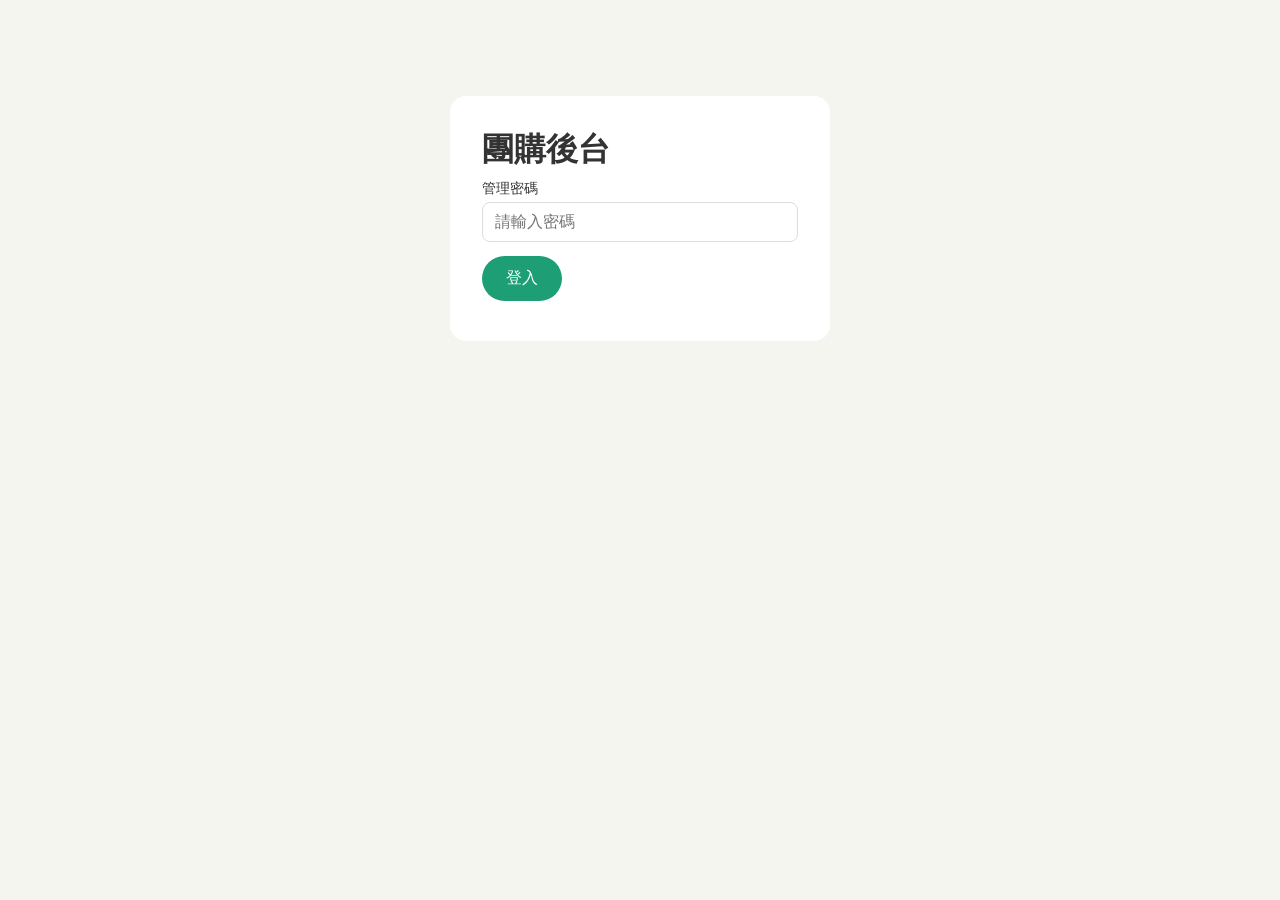
<file: admin/index.html>
<!DOCTYPE html>
<html lang="zh-TW">
<head>
  <meta charset="UTF-8" />
  <meta name="viewport" content="width=device-width, initial-scale=1.0" />
  <title>團購後台</title>
  <link rel="stylesheet" href="css/admin.css" />
</head>
<body>

<!-- 設定密碼 -->
<div id="screen-setup" class="screen">
  <div class="auth-box">
    <h1>設定管理密碼</h1>
    <p class="muted">首次使用請設定後台密碼</p>
    <div class="form-group">
      <label>密碼（至少 6 個字元）</label>
      <input type="password" id="setup-password" placeholder="請輸入密碼" />
    </div>
    <button class="btn-primary" onclick="setupPassword()">設定密碼</button>
    <p id="setup-error" class="error-msg"></p>
  </div>
</div>

<!-- 登入 -->
<div id="screen-login" class="screen active">
  <div class="auth-box">
    <h1>團購後台</h1>
    <div class="form-group">
      <label>管理密碼</label>
      <input type="password" id="login-password" placeholder="請輸入密碼" />
    </div>
    <button class="btn-primary" onclick="login()">登入</button>
    <p id="login-error" class="error-msg"></p>
  </div>
</div>

<!-- 後台主頁（團購列表） -->
<div id="screen-dashboard" class="screen">
  <header class="admin-header">
    <h1>團購管理</h1>
    <button class="btn-primary small" onclick="goTo('group-form.html')">+ 開新團</button>
    <button class="btn-sm" onclick="goTo('settings.html')">設定</button>
    <button class="btn-logout" onclick="logout()">登出</button>
  </header>
  <div id="group-list"></div>
</div>

<script src="js/config.js"></script>
<script src="js/auth.js"></script>
<script src="js/admin.js"></script>
</body>
</html>
</file>
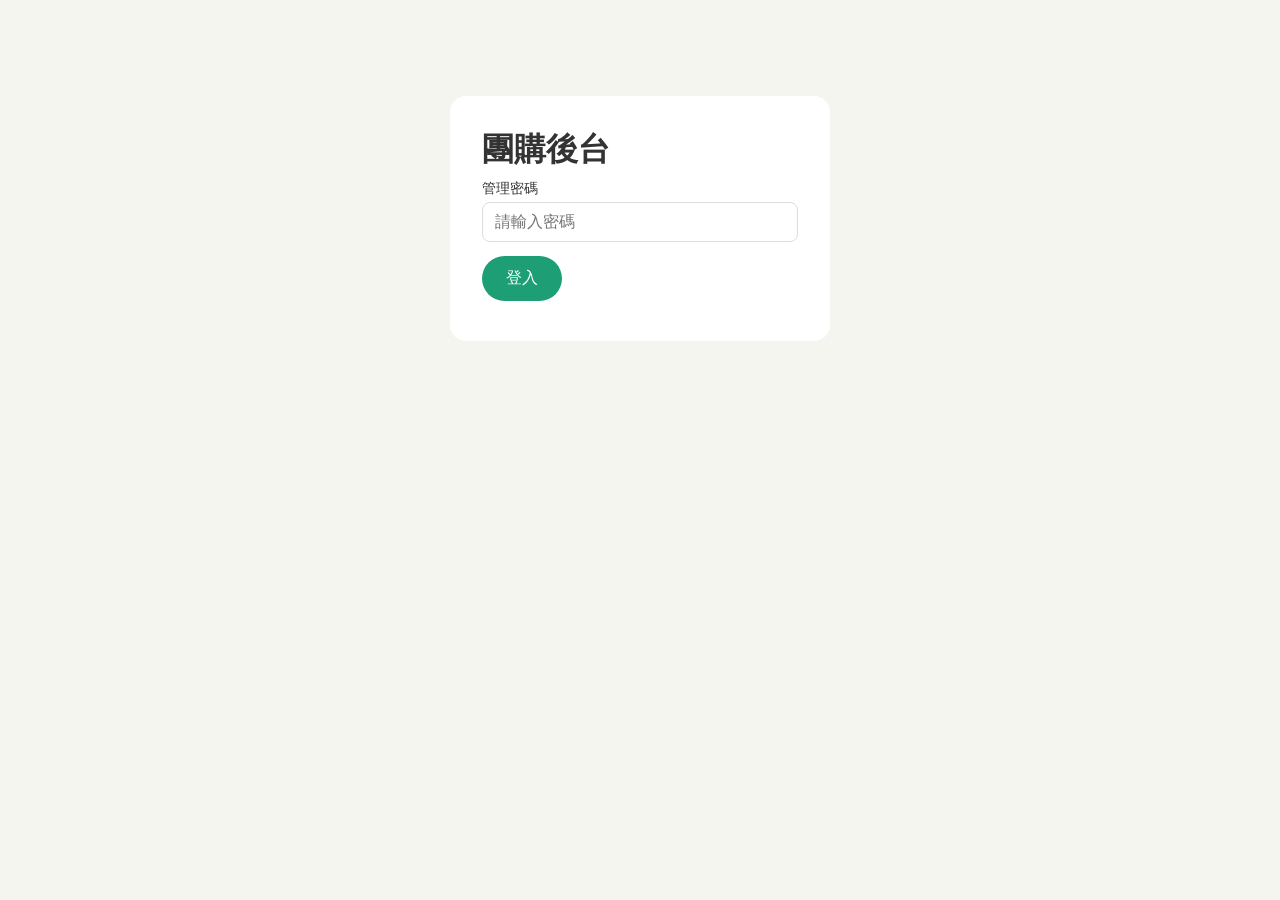
<file: admin/dashboard.html>
<!DOCTYPE html>
<html lang="zh-TW">
<head>
  <meta charset="UTF-8" />
  <meta name="viewport" content="width=device-width, initial-scale=1.0" />
  <title>訂單列表</title>
  <link rel="stylesheet" href="css/admin.css" />
</head>
<body>
<header class="admin-header">
  <button onclick="history.back()">← 返回</button>
  <h1 id="page-title">訂單列表</h1>
  <button class="btn-logout" onclick="logout()">登出</button>
</header>

<div id="order-stats" class="stats-row"></div>
<div id="order-list"></div>

<script src="js/config.js"></script>
<script src="js/auth.js"></script>
<script>
  var groupId = new URLSearchParams(window.location.search).get('groupId');

  document.addEventListener('DOMContentLoaded', function () {
    if (!isLoggedIn()) { window.location.href = 'index.html'; return; }
    loadOrders();
  });

  function loadOrders() {
    callGAS({ action: 'listOrders', adminToken: getToken(), groupId: groupId })
      .then(function (res) {
        if (!res.ok) { logout(); return; }
        renderOrders(res.orders);
      });
  }

  function renderOrders(orders) {
    var active = orders.filter(function (o) { return o.orderStatus === 'active'; });
    var pickedUp = active.filter(function (o) { return o.pickupStatus === 'picked_up'; }).length;
    var total = active.reduce(function (s, o) { return s + (Number(o.totalAmount) || 0); }, 0);

    document.getElementById('order-stats').innerHTML =
      '<div class="stat-card"><span class="stat-num">' + active.length + '</span><span>訂單數</span></div>' +
      '<div class="stat-card"><span class="stat-num">$' + total + '</span><span>總金額</span></div>' +
      '<div class="stat-card"><span class="stat-num">' + pickedUp + ' / ' + active.length + '</span><span>已取貨</span></div>';

    var el = document.getElementById('order-list');
    if (active.length === 0) { el.innerHTML = '<p class="muted" style="padding:16px;">尚無訂單</p>'; return; }

    el.innerHTML = active.map(function (o) {
      var isPicked = o.pickupStatus === 'picked_up';
      var itemsHtml = (o.items || []).map(function (i) {
        var opts = '';
        try {
          var parsed = JSON.parse(i.selectedOptions);
          var parts = [];
          Object.keys(parsed).forEach(function (k) {
            var v = parsed[k];
            parts.push(k + '：' + (Array.isArray(v) ? v.join('、') : v));
          });
          if (parts.length) opts = '<span class="muted"> (' + parts.join('，') + ')</span>';
        } catch (e) {}
        return '<li>' + i.productName + opts + ' × ' + i.quantity + '　<strong>$' + i.subtotal + '</strong></li>';
      }).join('');

      return '<div class="order-card" id="order-' + o.orderId + '">' +
        '<div class="order-header">' +
          '<div>' +
            '<strong>' + o.customerName + '</strong>　' +
            '<a href="tel:' + o.customerPhone + '">' + o.customerPhone + '</a>' +
          '</div>' +
          '<div>' +
            '<span class="tag ' + (isPicked ? 'tag-active' : 'tag-draft') + '">' + (isPicked ? '已取貨' : '未取貨') + '</span>' +
          '</div>' +
        '</div>' +
        '<p class="muted">來源：' + o.sourceRef + '　' + (o.createdAt ? new Date(o.createdAt).toLocaleString('zh-TW') : '') + '</p>' +
        (o.note ? '<p class="muted">備註：' + o.note + '</p>' : '') +
        '<ul class="item-list">' + itemsHtml + '</ul>' +
        '<div class="order-footer-row">' +
          '<span class="order-total-label">合計 <strong>$' + o.totalAmount + '</strong></span>' +
          '<div class="order-actions">' +
            '<button class="btn-sm" onclick="togglePickup(\'' + o.orderId + '\', ' + isPicked + ')">' +
              (isPicked ? '標記未取' : '標記已取') +
            '</button>' +
            '<button class="btn-sm btn-danger" onclick="cancelOrder(\'' + o.orderId + '\', \'' + o.customerName + '\')">取消訂單</button>' +
          '</div>' +
        '</div>' +
      '</div>';
    }).join('');
  }

  function togglePickup(orderId, currentlyPicked) {
    var newStatus = currentlyPicked ? 'not_picked_up' : 'picked_up';
    callGAS({ action: 'updatePickupStatus', adminToken: getToken(), orderId: orderId, pickupStatus: newStatus })
      .then(function (res) {
        if (res.ok) { loadOrders(); }
        else { alert('更新失敗：' + res.error); }
      });
  }

  function cancelOrder(orderId, customerName) {
    if (!confirm('確定取消「' + customerName + '」的訂單？')) return;
    callGAS({ action: 'cancelOrder', adminToken: getToken(), orderId: orderId })
      .then(function (res) {
        if (res.ok) { loadOrders(); }
        else { alert('取消失敗：' + res.error); }
      });
  }
</script>
</body>
</html>
</file>
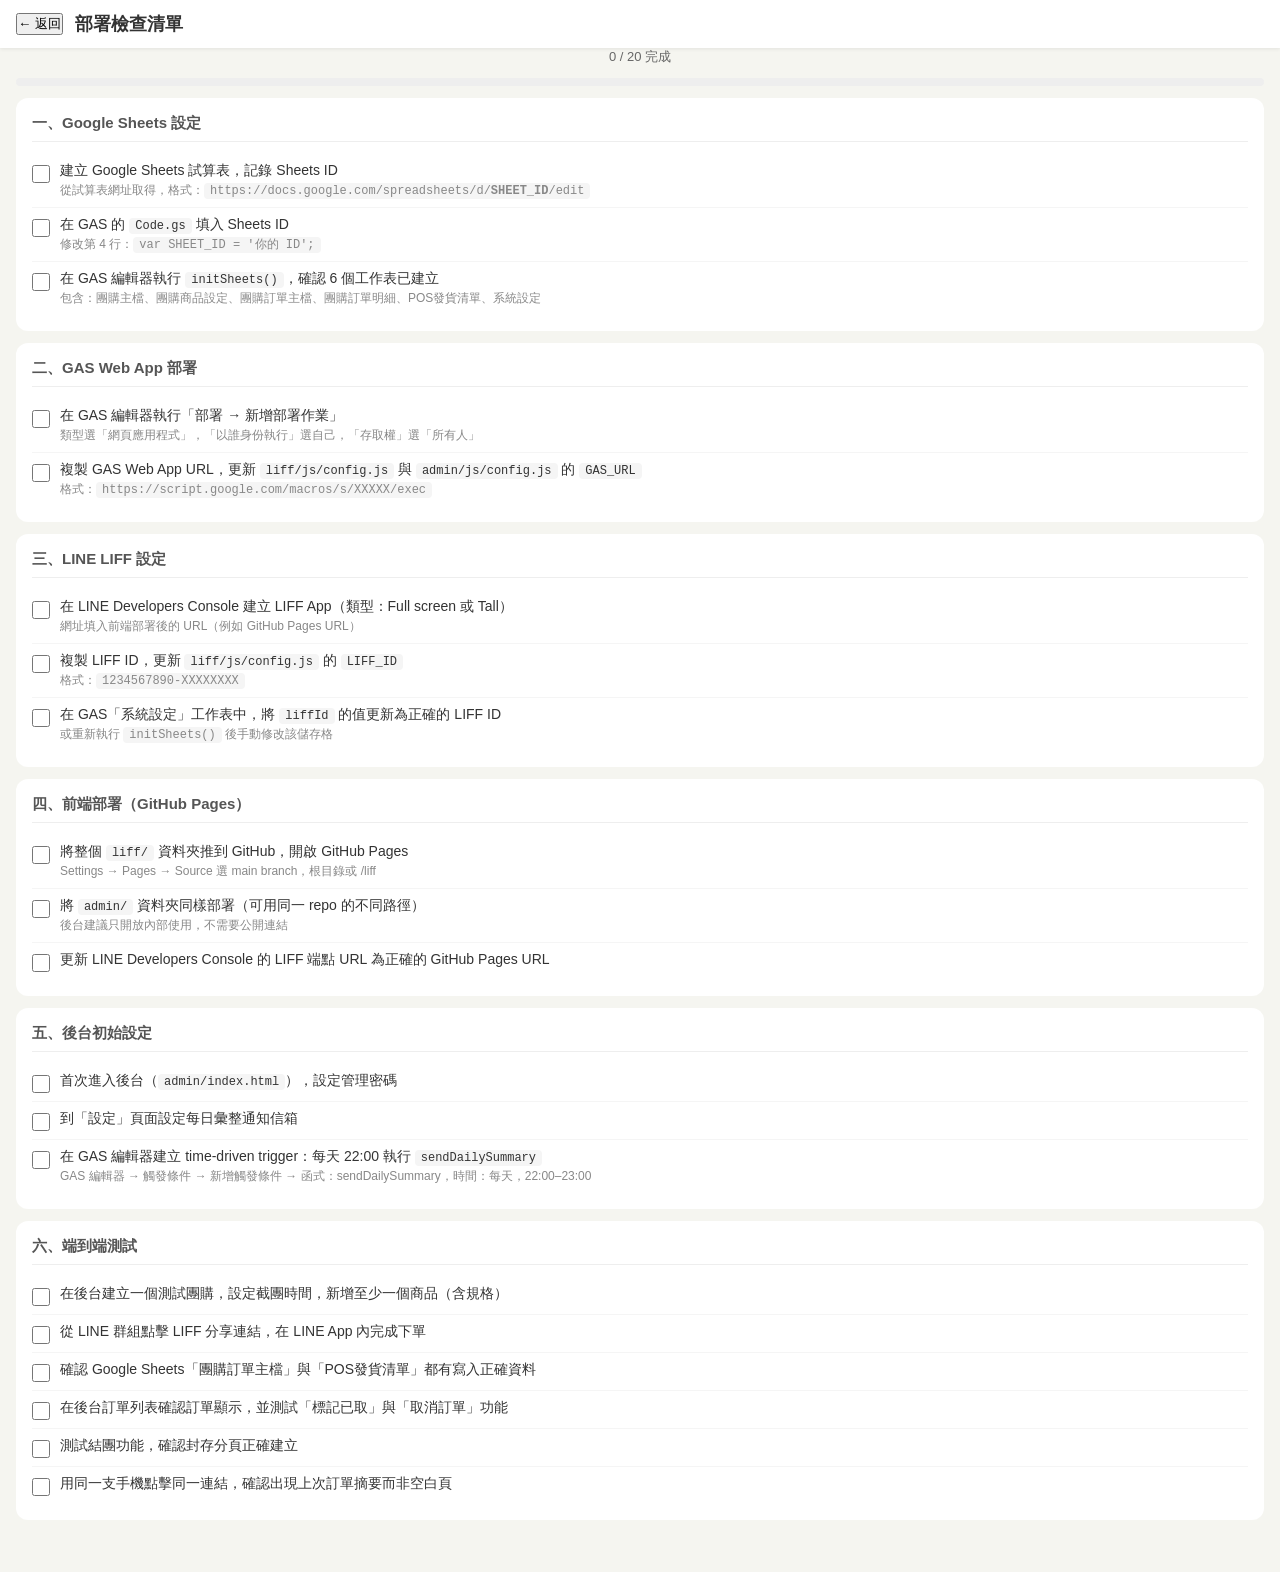
<file: admin/deploy.html>
<!DOCTYPE html>
<html lang="zh-TW">
<head>
  <meta charset="UTF-8" />
  <meta name="viewport" content="width=device-width, initial-scale=1.0" />
  <title>部署檢查</title>
  <link rel="stylesheet" href="css/admin.css" />
  <style>
    .checklist-section { background: #fff; border-radius: 12px; padding: 16px; margin: 12px 16px; }
    .checklist-section h3 { font-size: 15px; color: #555; margin-bottom: 12px; border-bottom: 1px solid #eee; padding-bottom: 8px; }
    .check-item { display: flex; align-items: flex-start; gap: 10px; padding: 8px 0; border-bottom: 1px solid #f5f5f5; }
    .check-item:last-child { border-bottom: none; }
    .check-item input[type="checkbox"] { margin-top: 3px; width: 18px; height: 18px; accent-color: var(--color-primary); flex-shrink: 0; }
    .check-item label { font-size: 14px; cursor: pointer; }
    .check-item label small { display: block; color: #888; margin-top: 2px; font-size: 12px; }
    .check-item label code { background: #f5f5f5; padding: 1px 6px; border-radius: 4px; font-size: 12px; }
    .progress-bar-track { background: #eee; border-radius: 4px; height: 8px; margin: 12px 16px; }
    .progress-bar-fill { background: var(--color-primary); border-radius: 4px; height: 8px; transition: width .3s; }
    .progress-label { text-align: center; font-size: 13px; color: #666; margin-bottom: 8px; }
    .tag-done { background: #d4f0e5; color: var(--color-primary); border-radius: 4px; padding: 1px 8px; font-size: 12px; }
  </style>
</head>
<body>
<header class="admin-header">
  <button onclick="history.back()">← 返回</button>
  <h1>部署檢查清單</h1>
</header>

<p class="progress-label" id="progress-label">0 / 0 完成</p>
<div class="progress-bar-track"><div class="progress-bar-fill" id="progress-bar" style="width:0%"></div></div>

<div style="padding-bottom:40px;">

  <div class="checklist-section">
    <h3>一、Google Sheets 設定</h3>
    <div class="check-item">
      <input type="checkbox" id="c1" onchange="updateProgress()" />
      <label for="c1">建立 Google Sheets 試算表，記錄 Sheets ID
        <small>從試算表網址取得，格式：<code>https://docs.google.com/spreadsheets/d/<strong>SHEET_ID</strong>/edit</code></small>
      </label>
    </div>
    <div class="check-item">
      <input type="checkbox" id="c2" onchange="updateProgress()" />
      <label for="c2">在 GAS 的 <code>Code.gs</code> 填入 Sheets ID
        <small>修改第 4 行：<code>var SHEET_ID = '你的 ID';</code></small>
      </label>
    </div>
    <div class="check-item">
      <input type="checkbox" id="c3" onchange="updateProgress()" />
      <label for="c3">在 GAS 編輯器執行 <code>initSheets()</code>，確認 6 個工作表已建立
        <small>包含：團購主檔、團購商品設定、團購訂單主檔、團購訂單明細、POS發貨清單、系統設定</small>
      </label>
    </div>
  </div>

  <div class="checklist-section">
    <h3>二、GAS Web App 部署</h3>
    <div class="check-item">
      <input type="checkbox" id="c4" onchange="updateProgress()" />
      <label for="c4">在 GAS 編輯器執行「部署 → 新增部署作業」
        <small>類型選「網頁應用程式」，「以誰身份執行」選自己，「存取權」選「所有人」</small>
      </label>
    </div>
    <div class="check-item">
      <input type="checkbox" id="c5" onchange="updateProgress()" />
      <label for="c5">複製 GAS Web App URL，更新 <code>liff/js/config.js</code> 與 <code>admin/js/config.js</code> 的 <code>GAS_URL</code>
        <small>格式：<code>https://script.google.com/macros/s/XXXXX/exec</code></small>
      </label>
    </div>
  </div>

  <div class="checklist-section">
    <h3>三、LINE LIFF 設定</h3>
    <div class="check-item">
      <input type="checkbox" id="c6" onchange="updateProgress()" />
      <label for="c6">在 LINE Developers Console 建立 LIFF App（類型：Full screen 或 Tall）
        <small>網址填入前端部署後的 URL（例如 GitHub Pages URL）</small>
      </label>
    </div>
    <div class="check-item">
      <input type="checkbox" id="c7" onchange="updateProgress()" />
      <label for="c7">複製 LIFF ID，更新 <code>liff/js/config.js</code> 的 <code>LIFF_ID</code>
        <small>格式：<code>1234567890-XXXXXXXX</code></small>
      </label>
    </div>
    <div class="check-item">
      <input type="checkbox" id="c8" onchange="updateProgress()" />
      <label for="c8">在 GAS「系統設定」工作表中，將 <code>liffId</code> 的值更新為正確的 LIFF ID
        <small>或重新執行 <code>initSheets()</code> 後手動修改該儲存格</small>
      </label>
    </div>
  </div>

  <div class="checklist-section">
    <h3>四、前端部署（GitHub Pages）</h3>
    <div class="check-item">
      <input type="checkbox" id="c9" onchange="updateProgress()" />
      <label for="c9">將整個 <code>liff/</code> 資料夾推到 GitHub，開啟 GitHub Pages
        <small>Settings → Pages → Source 選 main branch，根目錄或 /liff</small>
      </label>
    </div>
    <div class="check-item">
      <input type="checkbox" id="c10" onchange="updateProgress()" />
      <label for="c10">將 <code>admin/</code> 資料夾同樣部署（可用同一 repo 的不同路徑）
        <small>後台建議只開放內部使用，不需要公開連結</small>
      </label>
    </div>
    <div class="check-item">
      <input type="checkbox" id="c11" onchange="updateProgress()" />
      <label for="c11">更新 LINE Developers Console 的 LIFF 端點 URL 為正確的 GitHub Pages URL</label>
    </div>
  </div>

  <div class="checklist-section">
    <h3>五、後台初始設定</h3>
    <div class="check-item">
      <input type="checkbox" id="c12" onchange="updateProgress()" />
      <label for="c12">首次進入後台（<code>admin/index.html</code>），設定管理密碼</label>
    </div>
    <div class="check-item">
      <input type="checkbox" id="c13" onchange="updateProgress()" />
      <label for="c13">到「設定」頁面設定每日彙整通知信箱</label>
    </div>
    <div class="check-item">
      <input type="checkbox" id="c14" onchange="updateProgress()" />
      <label for="c14">在 GAS 編輯器建立 time-driven trigger：每天 22:00 執行 <code>sendDailySummary</code>
        <small>GAS 編輯器 → 觸發條件 → 新增觸發條件 → 函式：sendDailySummary，時間：每天，22:00–23:00</small>
      </label>
    </div>
  </div>

  <div class="checklist-section">
    <h3>六、端到端測試</h3>
    <div class="check-item">
      <input type="checkbox" id="c15" onchange="updateProgress()" />
      <label for="c15">在後台建立一個測試團購，設定截團時間，新增至少一個商品（含規格）</label>
    </div>
    <div class="check-item">
      <input type="checkbox" id="c16" onchange="updateProgress()" />
      <label for="c16">從 LINE 群組點擊 LIFF 分享連結，在 LINE App 內完成下單</label>
    </div>
    <div class="check-item">
      <input type="checkbox" id="c17" onchange="updateProgress()" />
      <label for="c17">確認 Google Sheets「團購訂單主檔」與「POS發貨清單」都有寫入正確資料</label>
    </div>
    <div class="check-item">
      <input type="checkbox" id="c18" onchange="updateProgress()" />
      <label for="c18">在後台訂單列表確認訂單顯示，並測試「標記已取」與「取消訂單」功能</label>
    </div>
    <div class="check-item">
      <input type="checkbox" id="c19" onchange="updateProgress()" />
      <label for="c19">測試結團功能，確認封存分頁正確建立</label>
    </div>
    <div class="check-item">
      <input type="checkbox" id="c20" onchange="updateProgress()" />
      <label for="c20">用同一支手機點擊同一連結，確認出現上次訂單摘要而非空白頁</label>
    </div>
  </div>

</div>

<script>
  var STORAGE_KEY = 'deploy_checklist';

  document.addEventListener('DOMContentLoaded', function () {
    var saved = {};
    try { saved = JSON.parse(localStorage.getItem(STORAGE_KEY) || '{}'); } catch (e) {}
    document.querySelectorAll('input[type="checkbox"]').forEach(function (cb) {
      if (saved[cb.id]) cb.checked = true;
    });
    updateProgress();
  });

  function updateProgress() {
    var all = document.querySelectorAll('input[type="checkbox"]');
    var done = Array.from(all).filter(function (cb) { return cb.checked; }).length;
    document.getElementById('progress-label').textContent = done + ' / ' + all.length + ' 完成';
    document.getElementById('progress-bar').style.width = Math.round(done / all.length * 100) + '%';

    var state = {};
    all.forEach(function (cb) { state[cb.id] = cb.checked; });
    localStorage.setItem(STORAGE_KEY, JSON.stringify(state));
  }
</script>
</body>
</html>
</file>
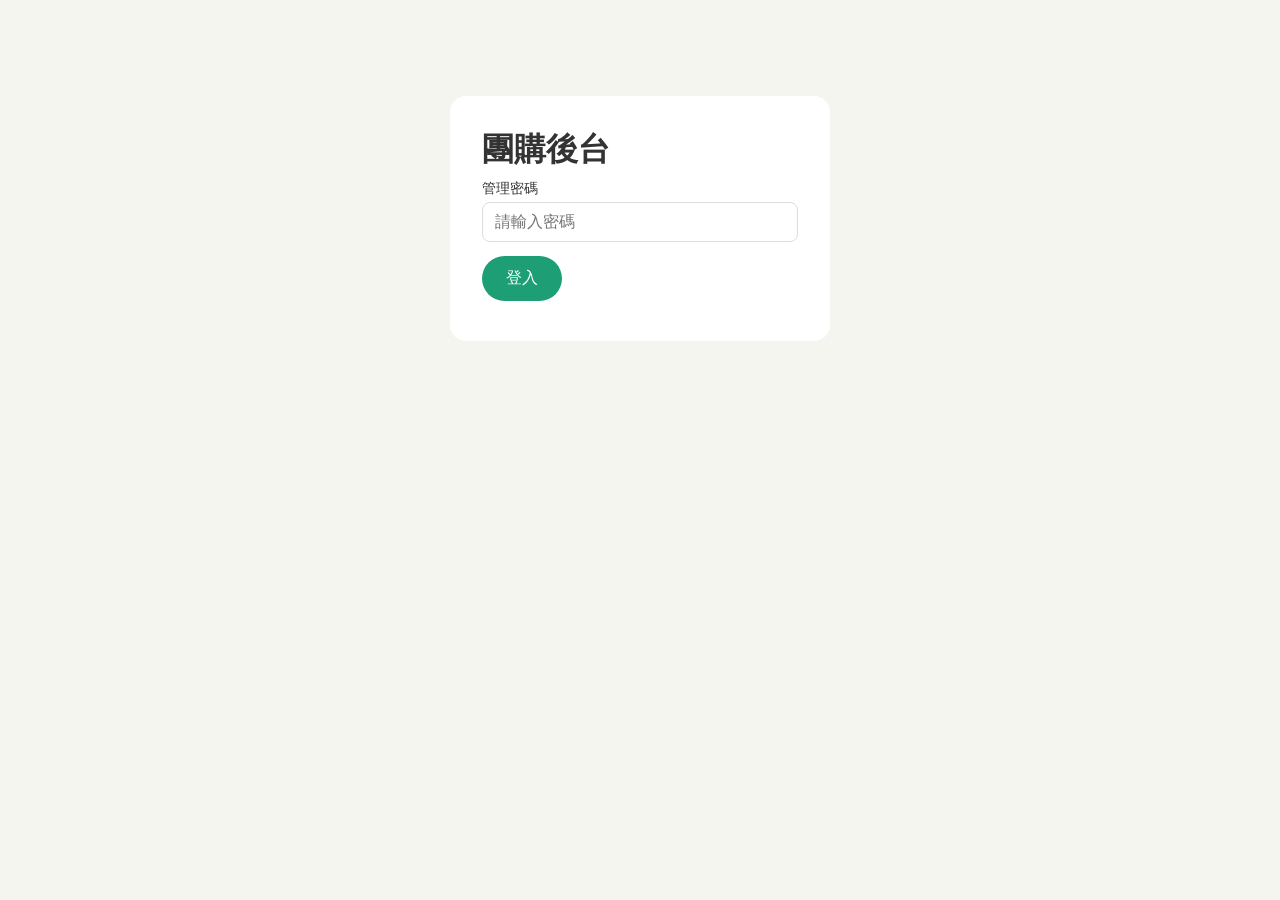
<file: admin/group-form.html>
<!DOCTYPE html>
<html lang="zh-TW">
<head>
  <meta charset="UTF-8" />
  <meta name="viewport" content="width=device-width, initial-scale=1.0" />
  <title>開新團</title>
  <link rel="stylesheet" href="css/admin.css" />
  <style>
    .spec-block { background: #f5f5f5; border-radius: 8px; padding: 10px; margin-top: 8px; }
    .spec-header { display: flex; justify-content: space-between; align-items: center; margin-bottom: 6px; }
    .spec-header span { font-size: 13px; font-weight: 600; color: #555; }
    .choices-list { display: flex; flex-wrap: wrap; gap: 6px; margin: 6px 0; }
    .choice-tag { background: #fff; border: 1px solid #ccc; border-radius: 20px; padding: 2px 10px; font-size: 13px; display: flex; align-items: center; gap: 4px; }
    .choice-tag button { background: none; border: none; cursor: pointer; color: #999; font-size: 14px; line-height: 1; }
    .spec-add-row { display: flex; gap: 6px; margin-top: 6px; }
    .spec-add-row input { flex: 1; padding: 6px 10px; border: 1px solid #ddd; border-radius: 6px; font-size: 14px; }
    .spec-add-row button { padding: 6px 12px; border-radius: 6px; border: 1px solid #ccc; background: #fff; cursor: pointer; font-size: 14px; }
    .spec-options-row { display: flex; gap: 12px; font-size: 13px; color: #555; margin-top: 4px; }
    .spec-options-row label { display: flex; align-items: center; gap: 4px; cursor: pointer; }
    .upload-btn {
      display: inline-block; padding: 8px 16px;
      background: #f0f0f0; border: 1.5px dashed #bbb;
      border-radius: 8px; font-size: 14px; cursor: pointer; color: #555;
    }
    .upload-btn:hover { background: #e4e4e4; }
  </style>
</head>
<body>
<header class="admin-header">
  <button onclick="history.back()">← 返回</button>
  <h1>開新團</h1>
</header>

<form id="group-form" class="form-section">
  <div class="form-group">
    <label>團名 <span class="required">*</span></label>
    <input type="text" id="group-name" placeholder="例：GA BUTTER 奶酥" required />
  </div>
  <div class="form-group">
    <label>截團時間 <span class="required">*</span></label>
    <input type="datetime-local" id="deadline-at" required />
  </div>
  <div class="form-group">
    <label>備註</label>
    <input type="text" id="group-note" placeholder="選填" />
  </div>

  <h3>商品設定</h3>
  <div id="products-container"></div>
  <button type="button" class="btn-outline" onclick="addProduct()">+ 新增商品</button>

  <br /><br />
  <button type="button" class="btn-primary" onclick="submitGroup()">建立團購</button>
  <p id="form-error" class="error-msg"></p>
  <div id="form-success" class="success-msg" style="display:none;padding:12px;background:#d4f0e5;border-radius:8px;margin-top:12px;"></div>
</form>

<script src="js/config.js"></script>
<script src="js/auth.js"></script>
<script>
  var productCount = 0;

  document.addEventListener('DOMContentLoaded', function () {
    if (!isLoggedIn()) { window.location.href = 'index.html'; return; }
    addProduct();
  });

  // ===== 商品管理 =====

  function addProduct() {
    productCount++;
    var idx = productCount;
    var div = document.createElement('div');
    div.className = 'product-form-card';
    div.id = 'product-' + idx;
    div.innerHTML =
      '<div class="product-form-header">商品 ' + idx +
        ' <button type="button" onclick="removeProduct(' + idx + ')">移除</button>' +
      '</div>' +
      '<div class="form-group"><label>商品名稱 *</label>' +
        '<input type="text" id="p-name-' + idx + '" placeholder="商品名稱" /></div>' +
      '<div class="form-group"><label>單價 *</label>' +
        '<input type="number" id="p-price-' + idx + '" placeholder="0" /></div>' +
      '<div class="form-group"><label>說明</label>' +
        '<input type="text" id="p-desc-' + idx + '" placeholder="商品描述（選填）" /></div>' +
      '<div class="form-group"><label>商品圖片（選填）</label>' +
        '<label class="upload-btn" for="p-image-' + idx + '">📷 選擇圖片</label>' +
        '<input type="file" id="p-image-' + idx + '" accept="image/*" style="display:none;" ' +
               'onchange="previewProductImage(this)" />' +
        '<div id="p-preview-' + idx + '" style="margin-top:8px;display:none;position:relative;">' +
          '<img src="" style="width:100%;max-height:180px;object-fit:cover;border-radius:8px;border:1px solid #ddd;" />' +
          '<button type="button" onclick="clearProductImage(' + idx + ')" ' +
                  'style="position:absolute;top:6px;right:6px;background:rgba(0,0,0,.5);color:#fff;border:none;border-radius:50%;width:24px;height:24px;cursor:pointer;font-size:14px;line-height:1;">×</button>' +
        '</div>' +
      '</div>' +
      '<div class="form-group"><label>標籤</label>' +
        '<input type="text" id="p-badge-' + idx + '" placeholder="例：NEW（選填）" /></div>' +
      '<div>' +
        '<div style="display:flex;justify-content:space-between;align-items:center;margin-bottom:6px;">' +
          '<span style="font-size:14px;font-weight:600;">規格選項</span>' +
          '<button type="button" class="btn-sm" onclick="addSpec(' + idx + ')">+ 新增規格</button>' +
        '</div>' +
        '<div id="specs-' + idx + '"></div>' +
      '</div>';
    document.getElementById('products-container').appendChild(div);
  }

  function removeProduct(idx) {
    var el = document.getElementById('product-' + idx);
    if (el) el.remove();
  }

  function previewProductImage(input) {
    var file = input.files[0];
    var preview = document.getElementById('p-preview-' + input.id.replace('p-image-', ''));
    if (!file) { preview.style.display = 'none'; return; }

    var reader = new FileReader();
    reader.onload = function (e) {
      var img = new Image();
      img.onload = function () {
        var MAX = 1000;
        var w = img.width, h = img.height;
        if (w > MAX || h > MAX) {
          if (w > h) { h = Math.round(h * MAX / w); w = MAX; }
          else       { w = Math.round(w * MAX / h); h = MAX; }
        }
        var canvas = document.createElement('canvas');
        canvas.width = w; canvas.height = h;
        canvas.getContext('2d').drawImage(img, 0, 0, w, h);
        var compressed = canvas.toDataURL('image/jpeg', 0.75);
        preview.style.display = '';
        preview.querySelector('img').src = compressed;
        input.dataset.base64 = compressed.split(',')[1];
        input.dataset.mime = 'image/jpeg';
        input.dataset.filename = file.name.replace(/\.[^.]+$/, '.jpg');
      };
      img.src = e.target.result;
    };
    reader.readAsDataURL(file);
  }

  function clearProductImage(idx) {
    var input = document.getElementById('p-image-' + idx);
    var preview = document.getElementById('p-preview-' + idx);
    input.value = '';
    delete input.dataset.base64;
    preview.style.display = 'none';
  }

  // ===== 規格編輯器 =====

  var specCounts = {};

  function addSpec(productIdx) {
    specCounts[productIdx] = (specCounts[productIdx] || 0) + 1;
    var sIdx = specCounts[productIdx];
    var container = document.getElementById('specs-' + productIdx);
    var block = document.createElement('div');
    block.className = 'spec-block';
    block.id = 'spec-' + productIdx + '-' + sIdx;
    block.innerHTML =
      '<div class="spec-header">' +
        '<input type="text" placeholder="規格名稱（例：口味）" id="spec-name-' + productIdx + '-' + sIdx + '" ' +
               'style="flex:1;padding:4px 8px;border:1px solid #ddd;border-radius:6px;font-size:14px;" />' +
        '<button type="button" onclick="removeSpec(\'' + productIdx + '\', \'' + sIdx + '\')" ' +
                'style="margin-left:8px;background:none;border:none;cursor:pointer;color:#999;font-size:18px;">×</button>' +
      '</div>' +
      '<div class="spec-options-row">' +
        '<label><input type="checkbox" id="spec-req-' + productIdx + '-' + sIdx + '" /> 必填</label>' +
        '<label><input type="checkbox" id="spec-mul-' + productIdx + '-' + sIdx + '" /> 可複選</label>' +
      '</div>' +
      '<div class="choices-list" id="choices-' + productIdx + '-' + sIdx + '"></div>' +
      '<div class="spec-add-row">' +
        '<input type="text" id="choice-input-' + productIdx + '-' + sIdx + '" placeholder="新增選項" ' +
               'onkeydown="if(event.key===\'Enter\'){event.preventDefault();addChoice(' + productIdx + ',' + sIdx + ')}" />' +
        '<button type="button" onclick="addChoice(' + productIdx + ', ' + sIdx + ')">新增</button>' +
      '</div>';
    container.appendChild(block);
  }

  function removeSpec(productIdx, sIdx) {
    var el = document.getElementById('spec-' + productIdx + '-' + sIdx);
    if (el) el.remove();
  }

  function addChoice(productIdx, sIdx) {
    var input = document.getElementById('choice-input-' + productIdx + '-' + sIdx);
    var val = input.value.trim();
    if (!val) return;
    var list = document.getElementById('choices-' + productIdx + '-' + sIdx);
    var tag = document.createElement('span');
    tag.className = 'choice-tag';
    tag.dataset.value = val;
    tag.innerHTML = val + '<button type="button" onclick="this.parentElement.remove()">×</button>';
    list.appendChild(tag);
    input.value = '';
    input.focus();
  }

  function collectSpecs(productIdx) {
    var container = document.getElementById('specs-' + productIdx);
    if (!container) return { options: [] };
    var blocks = container.querySelectorAll('.spec-block');
    var options = [];
    blocks.forEach(function (block) {
      var parts = block.id.split('-'); // spec-pIdx-sIdx
      var pIdx = parts[1]; var sIdx = parts[2];
      var name = document.getElementById('spec-name-' + pIdx + '-' + sIdx).value.trim();
      if (!name) return;
      var required = document.getElementById('spec-req-' + pIdx + '-' + sIdx).checked;
      var multiple = document.getElementById('spec-mul-' + pIdx + '-' + sIdx).checked;
      var choices = Array.from(block.querySelectorAll('.choice-tag')).map(function (t) { return t.dataset.value; });
      if (choices.length === 0) return;
      options.push({ name: name, required: required, multiple: multiple, choices: choices });
    });
    return { options: options };
  }

  // ===== 送出 =====

  function submitGroup() {
    var name     = document.getElementById('group-name').value.trim();
    var deadline = document.getElementById('deadline-at').value;
    var note     = document.getElementById('group-note').value.trim();

    if (!name || !deadline) {
      document.getElementById('form-error').textContent = '請填寫團名與截團時間';
      return;
    }

    var products = [];
    document.querySelectorAll('.product-form-card').forEach(function (card) {
      var id     = card.id.replace('product-', '');
      var pName     = document.getElementById('p-name-' + id).value.trim();
      var pPrice    = parseFloat(document.getElementById('p-price-' + id).value);
      var pDesc     = document.getElementById('p-desc-' + id).value.trim();
      var pBadge    = document.getElementById('p-badge-' + id).value.trim();
      var pImgInput = document.getElementById('p-image-' + id);
      if (pName && !isNaN(pPrice)) {
        products.push({
          productName:   pName,
          price:         pPrice,
          description:   pDesc,
          badge:         pBadge,
          isActive:      true,
          optionsJson:   collectSpecs(id),
          imageBase64:   pImgInput.dataset.base64 || '',
          imageMime:     pImgInput.dataset.mime || '',
          imageFilename: pImgInput.dataset.filename || ''
        });
      }
    });

    document.getElementById('form-error').textContent = '';
    callGAS({
      action:     'createGroup',
      adminToken: getToken(),
      groupName:  name,
      deadlineAt: new Date(deadline).toISOString(),
      note:       note,
      products:   products
    }).then(function (res) {
      if (res.ok) {
        var box = document.getElementById('form-success');
        box.style.display = 'block';
        box.innerHTML =
          '✓ 團購建立成功！<br>' +
          '<strong>分享連結：</strong><br>' +
          '<a href="' + res.shareUrl + '" target="_blank">' + res.shareUrl + '</a><br><br>' +
          '<button class="btn-sm" onclick="navigator.clipboard.writeText(\'' + res.shareUrl + '\').then(function(){alert(\'已複製！\')})">複製連結</button>' +
          '　<button class="btn-sm" onclick="window.location.href=\'products.html?groupId=' + res.groupId + '\'">管理商品</button>' +
          '　<button class="btn-sm" onclick="history.back()">返回列表</button>';
      } else {
        document.getElementById('form-error').textContent = res.error;
      }
    });
  }
</script>
</body>
</html>
</file>
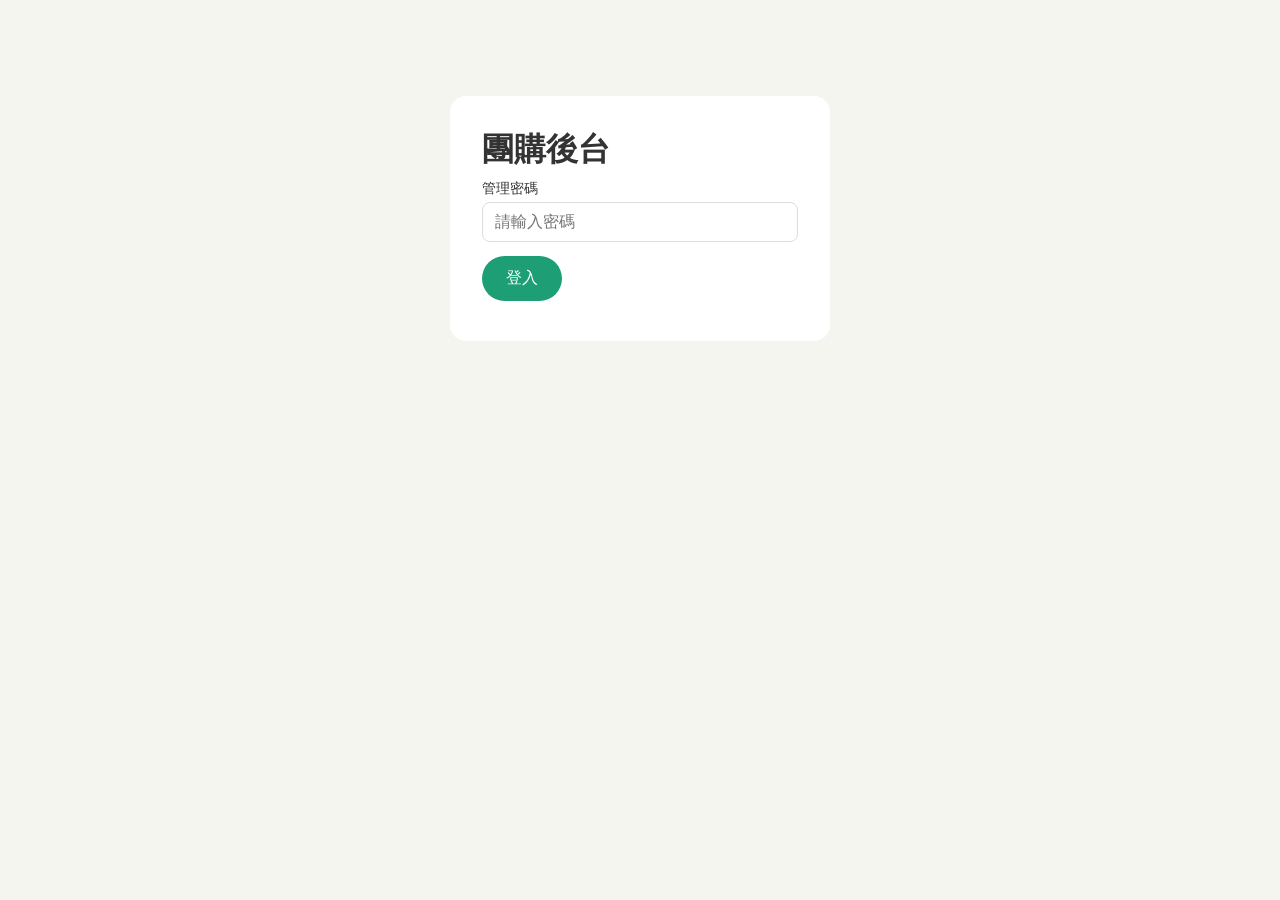
<file: admin/products.html>
<!DOCTYPE html>
<html lang="zh-TW">
<head>
  <meta charset="UTF-8" />
  <meta name="viewport" content="width=device-width, initial-scale=1.0" />
  <title>商品管理</title>
  <link rel="stylesheet" href="css/admin.css" />
  <style>
    .product-item { background: #fff; border-radius: 12px; padding: 14px 16px; margin: 10px 16px; }
    .product-item.inactive { opacity: 0.5; }
    .product-item-header { display: flex; justify-content: space-between; align-items: flex-start; }
    .product-item-name { font-weight: 600; font-size: 16px; }
    .product-item-price { color: var(--color-primary); font-weight: 600; }
    .product-item-actions { display: flex; gap: 6px; margin-top: 10px; flex-wrap: wrap; }
    .spec-block { background: #f5f5f5; border-radius: 8px; padding: 10px; margin-top: 8px; }
    .spec-header { display: flex; justify-content: space-between; align-items: center; margin-bottom: 6px; }
    .spec-header span { font-size: 13px; font-weight: 600; color: #555; }
    .choices-list { display: flex; flex-wrap: wrap; gap: 6px; margin: 6px 0; }
    .choice-tag { background: #fff; border: 1px solid #ccc; border-radius: 20px; padding: 2px 10px; font-size: 13px; display: flex; align-items: center; gap: 4px; }
    .choice-tag button { background: none; border: none; cursor: pointer; color: #999; font-size: 14px; line-height: 1; }
    .spec-add-row { display: flex; gap: 6px; margin-top: 6px; }
    .spec-add-row input { flex: 1; padding: 6px 10px; border: 1px solid #ddd; border-radius: 6px; font-size: 14px; }
    .spec-add-row button { padding: 6px 12px; border-radius: 6px; border: 1px solid #ccc; background: #fff; cursor: pointer; font-size: 14px; }
    .spec-options-row { display: flex; gap: 12px; font-size: 13px; color: #555; margin-top: 4px; }
    .spec-options-row label { display: flex; align-items: center; gap: 4px; cursor: pointer; }
    .edit-modal { display: none; position: fixed; inset: 0; background: rgba(0,0,0,.4); z-index: 100; overflow-y: auto; }
    .edit-modal.open { display: flex; align-items: flex-start; justify-content: center; padding: 24px 16px; }
    .modal-box { background: #fff; border-radius: 16px; padding: 24px; width: 100%; max-width: 520px; }
    .modal-box h2 { margin-bottom: 16px; }
  </style>
</head>
<body>
<header class="admin-header">
  <button onclick="history.back()">← 返回</button>
  <h1>商品管理</h1>
  <button class="btn-primary small" onclick="openAddModal()">+ 新增商品</button>
</header>

<div id="product-list" style="padding-bottom:40px;"></div>

<!-- 編輯 Modal -->
<div id="edit-modal" class="edit-modal">
  <div class="modal-box">
    <h2 id="modal-title">編輯商品</h2>
    <input type="hidden" id="edit-product-id" />

    <div class="form-group">
      <label>商品名稱 *</label>
      <input type="text" id="edit-name" placeholder="商品名稱" />
    </div>
    <div class="form-group">
      <label>單價 *</label>
      <input type="number" id="edit-price" placeholder="0" />
    </div>
    <div class="form-group">
      <label>說明</label>
      <input type="text" id="edit-desc" placeholder="選填" />
    </div>
    <div class="form-group">
      <label>標籤</label>
      <input type="text" id="edit-badge" placeholder="例：NEW（選填）" />
    </div>

    <div style="display:flex;justify-content:space-between;align-items:center;margin:12px 0 6px;">
      <span style="font-size:14px;font-weight:600;">規格選項</span>
      <button type="button" class="btn-sm" onclick="addModalSpec()">+ 新增規格</button>
    </div>
    <div id="modal-specs"></div>

    <div style="display:flex;gap:8px;margin-top:20px;">
      <button class="btn-primary" style="flex:1" onclick="saveProduct()">儲存</button>
      <button class="btn-sm" style="flex:1" onclick="closeModal()">取消</button>
    </div>
    <p id="modal-error" class="error-msg"></p>
  </div>
</div>

<script src="js/config.js"></script>
<script src="js/auth.js"></script>
<script>
  var groupId = new URLSearchParams(window.location.search).get('groupId');
  var modalSpecCount = 0;

  document.addEventListener('DOMContentLoaded', function () {
    if (!isLoggedIn()) { window.location.href = 'index.html'; return; }
    loadProducts();
  });

  function loadProducts() {
    callGAS({ action: 'listProducts', adminToken: getToken(), groupId: groupId })
      .then(function (res) {
        if (!res.ok) { alert(res.error); return; }
        renderProducts(res.products);
      });
  }

  function renderProducts(products) {
    var el = document.getElementById('product-list');
    if (products.length === 0) {
      el.innerHTML = '<p class="muted" style="padding:16px;">尚無商品，點擊「新增商品」開始</p>';
      return;
    }
    el.innerHTML = products.map(function (p) {
      var specsHtml = '';
      if (p.options && p.options.options && p.options.options.length) {
        specsHtml = p.options.options.map(function (opt) {
          return '<span class="muted">• ' + opt.name + (opt.required ? '*' : '') + '：' + opt.choices.join('、') + '</span><br>';
        }).join('');
      }
      return '<div class="product-item' + (p.isActive ? '' : ' inactive') + '" id="pi-' + p.productId + '">' +
        '<div class="product-item-header">' +
          '<div>' +
            '<div class="product-item-name">' + p.productName +
              (p.badge ? ' <span class="tag tag-active" style="font-size:11px;">' + p.badge + '</span>' : '') +
            '</div>' +
            '<div class="product-item-price">$' + p.price + '</div>' +
          '</div>' +
          '<span class="tag ' + (p.isActive ? 'tag-active' : 'tag-draft') + '">' + (p.isActive ? '上架' : '下架') + '</span>' +
        '</div>' +
        (p.description ? '<p class="muted" style="margin-top:4px;">' + p.description + '</p>' : '') +
        (specsHtml ? '<div style="margin-top:6px;">' + specsHtml + '</div>' : '') +
        '<div class="product-item-actions">' +
          '<button class="btn-sm" onclick="openEditModal(' + JSON.stringify(p).replace(/'/g, "&#39;") + ')">編輯</button>' +
          '<button class="btn-sm" onclick="toggleProduct(\'' + p.productId + '\', ' + !p.isActive + ')">' +
            (p.isActive ? '下架' : '上架') +
          '</button>' +
          '<button class="btn-sm btn-danger" onclick="deleteProduct(\'' + p.productId + '\', \'' + p.productName + '\')">刪除</button>' +
        '</div>' +
      '</div>';
    }).join('');
  }

  function toggleProduct(productId, isActive) {
    callGAS({ action: 'toggleProduct', adminToken: getToken(), productId: productId, isActive: isActive })
      .then(function (res) {
        if (res.ok) loadProducts();
        else alert('操作失敗：' + res.error);
      });
  }

  function deleteProduct(productId, productName) {
    if (!confirm('確定刪除商品「' + productName + '」？')) return;
    callGAS({ action: 'deleteProduct', adminToken: getToken(), productId: productId })
      .then(function (res) {
        if (res.ok) loadProducts();
        else alert('刪除失敗：' + res.error);
      });
  }

  // ===== Modal =====

  function openAddModal() {
    document.getElementById('modal-title').textContent = '新增商品';
    document.getElementById('edit-product-id').value = '';
    document.getElementById('edit-name').value = '';
    document.getElementById('edit-price').value = '';
    document.getElementById('edit-desc').value = '';
    document.getElementById('edit-badge').value = '';
    document.getElementById('modal-specs').innerHTML = '';
    document.getElementById('modal-error').textContent = '';
    modalSpecCount = 0;
    document.getElementById('edit-modal').classList.add('open');
  }

  function openEditModal(p) {
    document.getElementById('modal-title').textContent = '編輯商品';
    document.getElementById('edit-product-id').value = p.productId;
    document.getElementById('edit-name').value = p.productName;
    document.getElementById('edit-price').value = p.price;
    document.getElementById('edit-desc').value = p.description || '';
    document.getElementById('edit-badge').value = p.badge || '';
    document.getElementById('modal-specs').innerHTML = '';
    document.getElementById('modal-error').textContent = '';
    modalSpecCount = 0;

    if (p.options && p.options.options) {
      p.options.options.forEach(function (opt) {
        addModalSpec(opt);
      });
    }
    document.getElementById('edit-modal').classList.add('open');
  }

  function closeModal() {
    document.getElementById('edit-modal').classList.remove('open');
  }

  function addModalSpec(prefill) {
    modalSpecCount++;
    var sIdx = modalSpecCount;
    var container = document.getElementById('modal-specs');
    var block = document.createElement('div');
    block.className = 'spec-block';
    block.id = 'mspec-' + sIdx;
    block.innerHTML =
      '<div class="spec-header">' +
        '<input type="text" placeholder="規格名稱" id="mspec-name-' + sIdx + '" ' +
               'style="flex:1;padding:4px 8px;border:1px solid #ddd;border-radius:6px;font-size:14px;" />' +
        '<button type="button" onclick="document.getElementById(\'mspec-' + sIdx + '\').remove()" ' +
                'style="margin-left:8px;background:none;border:none;cursor:pointer;color:#999;font-size:18px;">×</button>' +
      '</div>' +
      '<div class="spec-options-row">' +
        '<label><input type="checkbox" id="mspec-req-' + sIdx + '" /> 必填</label>' +
        '<label><input type="checkbox" id="mspec-mul-' + sIdx + '" /> 可複選</label>' +
      '</div>' +
      '<div class="choices-list" id="mchoices-' + sIdx + '"></div>' +
      '<div class="spec-add-row">' +
        '<input type="text" id="mchoice-input-' + sIdx + '" placeholder="新增選項" ' +
               'onkeydown="if(event.key===\'Enter\'){event.preventDefault();addModalChoice(' + sIdx + ')}" />' +
        '<button type="button" onclick="addModalChoice(' + sIdx + ')">新增</button>' +
      '</div>';
    container.appendChild(block);

    if (prefill) {
      document.getElementById('mspec-name-' + sIdx).value = prefill.name || '';
      document.getElementById('mspec-req-' + sIdx).checked = !!prefill.required;
      document.getElementById('mspec-mul-' + sIdx).checked = !!prefill.multiple;
      (prefill.choices || []).forEach(function (c) { addModalChoiceValue(sIdx, c); });
    }
  }

  function addModalChoice(sIdx) {
    var input = document.getElementById('mchoice-input-' + sIdx);
    var val = input.value.trim();
    if (!val) return;
    addModalChoiceValue(sIdx, val);
    input.value = '';
    input.focus();
  }

  function addModalChoiceValue(sIdx, val) {
    var list = document.getElementById('mchoices-' + sIdx);
    var tag = document.createElement('span');
    tag.className = 'choice-tag';
    tag.dataset.value = val;
    tag.innerHTML = val + '<button type="button" onclick="this.parentElement.remove()">×</button>';
    list.appendChild(tag);
  }

  function collectModalSpecs() {
    var options = [];
    document.querySelectorAll('#modal-specs .spec-block').forEach(function (block) {
      var sIdx = block.id.replace('mspec-', '');
      var name = document.getElementById('mspec-name-' + sIdx).value.trim();
      if (!name) return;
      var required = document.getElementById('mspec-req-' + sIdx).checked;
      var multiple = document.getElementById('mspec-mul-' + sIdx).checked;
      var choices = Array.from(block.querySelectorAll('.choice-tag')).map(function (t) { return t.dataset.value; });
      if (choices.length === 0) return;
      options.push({ name: name, required: required, multiple: multiple, choices: choices });
    });
    return { options: options };
  }

  function saveProduct() {
    var productId = document.getElementById('edit-product-id').value;
    var name  = document.getElementById('edit-name').value.trim();
    var price = parseFloat(document.getElementById('edit-price').value);
    var desc  = document.getElementById('edit-desc').value.trim();
    var badge = document.getElementById('edit-badge').value.trim();

    if (!name || isNaN(price)) {
      document.getElementById('modal-error').textContent = '請填寫商品名稱與單價';
      return;
    }

    callGAS({
      action:      'saveProduct',
      adminToken:  getToken(),
      groupId:     groupId,
      productId:   productId || undefined,
      productName: name,
      price:       price,
      description: desc,
      badge:       badge,
      isActive:    true,
      options:     collectModalSpecs()
    }).then(function (res) {
      if (res.ok) { closeModal(); loadProducts(); }
      else { document.getElementById('modal-error').textContent = res.error; }
    });
  }
</script>
</body>
</html>
</file>
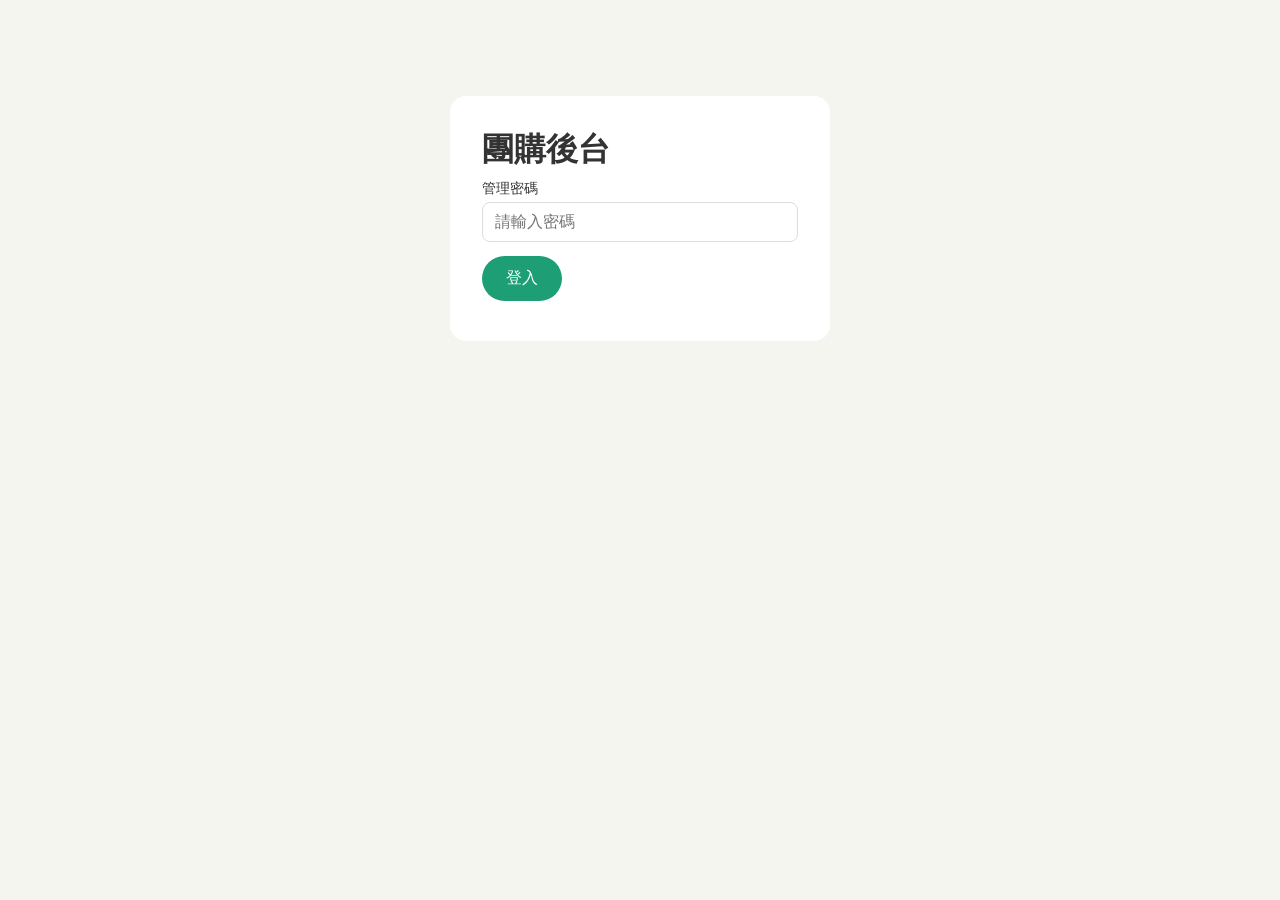
<file: admin/settings.html>
<!DOCTYPE html>
<html lang="zh-TW">
<head>
  <meta charset="UTF-8" />
  <meta name="viewport" content="width=device-width, initial-scale=1.0" />
  <title>系統設定</title>
  <link rel="stylesheet" href="css/admin.css" />
  <style>
    .settings-section { background: #fff; border-radius: 12px; padding: 16px; margin: 12px 16px; }
    .settings-section h3 { font-size: 15px; margin-bottom: 12px; }
    .ref-tag { display: inline-flex; align-items: center; gap: 4px; background: #f0f0f0; border-radius: 20px; padding: 4px 12px; font-size: 13px; margin: 4px; }
    .ref-tag button { background: none; border: none; cursor: pointer; color: #999; font-size: 16px; }
    .add-ref-row { display: flex; gap: 8px; margin-top: 10px; }
    .add-ref-row input { flex: 1; padding: 8px 12px; border: 1.5px solid #ddd; border-radius: 8px; font-size: 15px; }
  </style>
</head>
<body>
<header class="admin-header">
  <button onclick="history.back()">← 返回</button>
  <h1>系統設定</h1>
  <button class="btn-logout" onclick="logout()">登出</button>
</header>

<div style="padding-bottom: 40px;">

  <!-- 通知信箱 -->
  <div class="settings-section">
    <h3>每日彙整通知信箱</h3>
    <p class="muted" style="margin-bottom:10px;">每天 22:00 若有新訂單則寄送彙整信</p>
    <div class="form-group">
      <input type="email" id="notify-email" placeholder="example@gmail.com" />
    </div>
    <button class="btn-primary small" onclick="saveEmail()">儲存信箱</button>
    <p id="email-msg" class="success-msg"></p>
  </div>

  <!-- 來源（ref）預設清單 -->
  <div class="settings-section">
    <h3>分享來源預設清單</h3>
    <p class="muted" style="margin-bottom:10px;">建立團購分享連結時，可從這裡選擇 ref 來源參數，方便追蹤各管道訂單數量</p>
    <div id="ref-tags"></div>
    <div class="add-ref-row">
      <input type="text" id="ref-input" placeholder="輸入來源名稱，例：媽媽群" onkeydown="if(event.key==='Enter'){addRef()}" />
      <button class="btn-sm" onclick="addRef()">新增</button>
    </div>
    <p id="ref-msg" class="success-msg"></p>
    <button class="btn-primary small" style="margin-top:12px;" onclick="saveRefs()">儲存來源清單</button>
  </div>

  <!-- LIFF ID 設定提示 -->
  <div class="settings-section">
    <h3>LIFF 設定</h3>
    <p class="muted">LIFF ID 需在部署時直接修改 <code>liff/js/config.js</code> 和 <code>gas/SetupService.gs</code> 的系統設定工作表。</p>
    <p class="muted" style="margin-top:8px;">部署後請執行 <code>initSheets()</code> 以確認系統設定表的 <code>liffId</code> 值已正確填入。</p>
  </div>

</div>

<script src="js/config.js"></script>
<script src="js/auth.js"></script>
<script>
  var currentRefs = [];

  document.addEventListener('DOMContentLoaded', function () {
    if (!isLoggedIn()) { window.location.href = 'index.html'; return; }
    loadSettings();
  });

  function loadSettings() {
    // 從 GAS 取得設定（透過 listGroups 用現有 token 測試連線後，再取設定）
    callGAS({ action: 'getSettings', adminToken: getToken() })
      .then(function (res) {
        if (!res.ok) return; // silently ignore if action not yet wired
        if (res.notifyEmail) document.getElementById('notify-email').value = res.notifyEmail;
        if (res.refPresets) {
          currentRefs = res.refPresets;
          renderRefs();
        }
      })
      .catch(function () {});

    // fallback: load from localStorage cache
    var cached = localStorage.getItem('settings_refs');
    if (cached) {
      try { currentRefs = JSON.parse(cached); renderRefs(); } catch (e) {}
    }
  }

  function renderRefs() {
    var el = document.getElementById('ref-tags');
    if (currentRefs.length === 0) {
      el.innerHTML = '<p class="muted">尚無預設來源，新增後可在建立分享連結時使用</p>';
      return;
    }
    el.innerHTML = currentRefs.map(function (r, i) {
      return '<span class="ref-tag">' + r +
             '<button onclick="removeRef(' + i + ')">×</button></span>';
    }).join('');
  }

  function addRef() {
    var val = document.getElementById('ref-input').value.trim();
    if (!val) return;
    if (currentRefs.indexOf(val) !== -1) { alert('此來源已存在'); return; }
    currentRefs.push(val);
    renderRefs();
    document.getElementById('ref-input').value = '';
  }

  function removeRef(idx) {
    currentRefs.splice(idx, 1);
    renderRefs();
  }

  function saveRefs() {
    localStorage.setItem('settings_refs', JSON.stringify(currentRefs));
    callGAS({ action: 'saveSetting', adminToken: getToken(), key: 'refPresets', value: JSON.stringify(currentRefs) })
      .then(function (res) {
        document.getElementById('ref-msg').textContent = '✓ 已儲存';
        setTimeout(function () { document.getElementById('ref-msg').textContent = ''; }, 2000);
      })
      .catch(function () {
        document.getElementById('ref-msg').textContent = '✓ 已存本機（GAS 連線失敗，下次重試）';
      });
  }

  function saveEmail() {
    var email = document.getElementById('notify-email').value.trim();
    if (!email) { alert('請輸入信箱'); return; }
    callGAS({ action: 'saveSetting', adminToken: getToken(), key: 'notifyEmail', value: email })
      .then(function (res) {
        if (res.ok) {
          document.getElementById('email-msg').textContent = '✓ 信箱已儲存';
          setTimeout(function () { document.getElementById('email-msg').textContent = ''; }, 2000);
        } else {
          alert('儲存失敗：' + res.error);
        }
      });
  }
</script>
</body>
</html>
</file>
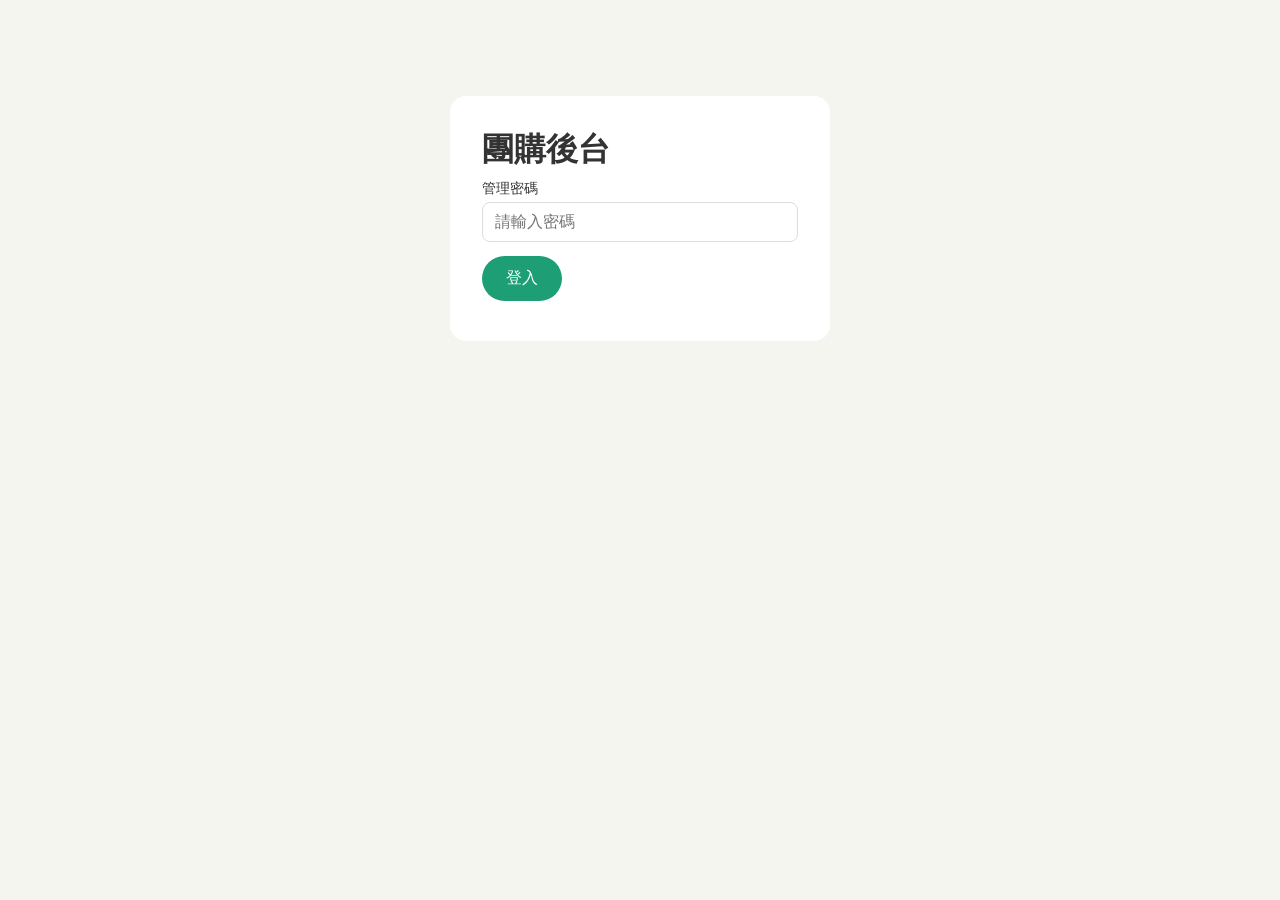
<file: admin/stats.html>
<!DOCTYPE html>
<html lang="zh-TW">
<head>
  <meta charset="UTF-8" />
  <meta name="viewport" content="width=device-width, initial-scale=1.0" />
  <title>團購統計</title>
  <link rel="stylesheet" href="css/admin.css" />
  <style>
    .stats-section { background: #fff; border-radius: 12px; padding: 16px; margin: 12px 16px; }
    .stats-section h3 { font-size: 15px; margin-bottom: 12px; color: #555; border-bottom: 1px solid #eee; padding-bottom: 8px; }
    .stats-table { width: 100%; border-collapse: collapse; font-size: 14px; }
    .stats-table th { text-align: left; font-weight: 600; color: #888; padding: 4px 8px; }
    .stats-table td { padding: 8px 8px; border-top: 1px solid #f0f0f0; }
    .stats-table td:last-child { text-align: right; font-weight: 600; }
    .bar-row { display: flex; align-items: center; gap: 8px; margin-bottom: 8px; }
    .bar-label { width: 100px; font-size: 13px; overflow: hidden; text-overflow: ellipsis; white-space: nowrap; }
    .bar-track { flex: 1; background: #f0f0f0; border-radius: 4px; height: 10px; }
    .bar-fill { background: var(--color-primary); border-radius: 4px; height: 10px; }
    .bar-val { width: 40px; text-align: right; font-size: 13px; font-weight: 600; }
  </style>
</head>
<body>
<header class="admin-header">
  <button onclick="history.back()">← 返回</button>
  <h1 id="page-title">團購統計</h1>
  <button class="btn-logout" onclick="logout()">登出</button>
</header>

<div id="stats-content" style="padding-bottom:40px;">
  <p class="muted" style="padding:20px;">載入中...</p>
</div>

<script src="js/config.js"></script>
<script src="js/auth.js"></script>
<script>
  var groupId = new URLSearchParams(window.location.search).get('groupId');

  document.addEventListener('DOMContentLoaded', function () {
    if (!isLoggedIn()) { window.location.href = 'index.html'; return; }
    loadStats();
  });

  function loadStats() {
    callGAS({ action: 'getGroupStats', adminToken: getToken(), groupId: groupId })
      .then(function (res) {
        if (!res.ok) { document.getElementById('stats-content').innerHTML = '<p class="error-msg" style="padding:16px;">' + res.error + '</p>'; return; }
        renderStats(res);
      });
  }

  function renderStats(data) {
    var html = '';

    // 總覽
    html += '<div class="stats-row">' +
      '<div class="stat-card"><span class="stat-num">' + data.totalOrders + '</span><span>訂單數</span></div>' +
      '<div class="stat-card"><span class="stat-num">$' + data.totalAmount + '</span><span>總金額</span></div>' +
    '</div>';

    // 商品統計
    var productEntries = Object.keys(data.productStats).map(function (k) { return { name: k, qty: data.productStats[k] }; });
    productEntries.sort(function (a, b) { return b.qty - a.qty; });
    var maxQty = productEntries.length ? productEntries[0].qty : 1;

    html += '<div class="stats-section"><h3>商品銷售統計</h3>';
    if (productEntries.length === 0) {
      html += '<p class="muted">尚無商品資料</p>';
    } else {
      productEntries.forEach(function (e) {
        var pct = Math.round((e.qty / maxQty) * 100);
        html += '<div class="bar-row">' +
          '<span class="bar-label" title="' + e.name + '">' + e.name + '</span>' +
          '<div class="bar-track"><div class="bar-fill" style="width:' + pct + '%;"></div></div>' +
          '<span class="bar-val">' + e.qty + '</span>' +
        '</div>';
      });
    }
    html += '</div>';

    // 來源統計
    var refEntries = Object.keys(data.refStats).map(function (k) { return { ref: k, count: data.refStats[k] }; });
    refEntries.sort(function (a, b) { return b.count - a.count; });
    var maxRef = refEntries.length ? refEntries[0].count : 1;

    html += '<div class="stats-section"><h3>來源統計（ref）</h3>';
    if (refEntries.length === 0) {
      html += '<p class="muted">尚無來源資料</p>';
    } else {
      html += '<table class="stats-table"><tr><th>來源</th><th>訂單數</th></tr>';
      refEntries.forEach(function (e) {
        html += '<tr><td>' + e.ref + '</td><td>' + e.count + '</td></tr>';
      });
      html += '</table>';
    }
    html += '</div>';

    document.getElementById('stats-content').innerHTML = html;
  }
</script>
</body>
</html>
</file>
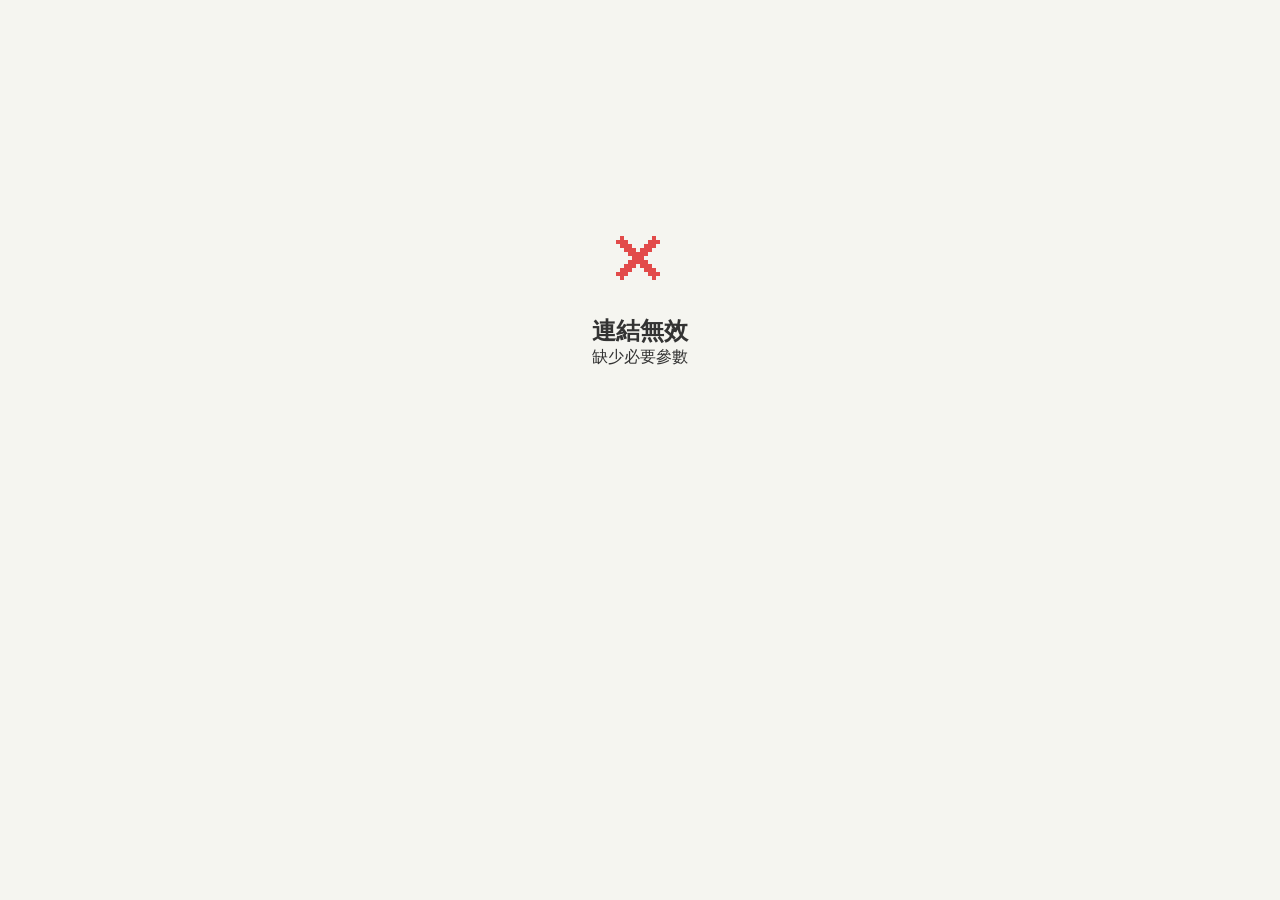
<file: liff/order-view.html>
<!DOCTYPE html>
<html lang="zh-TW">
<head>
  <meta charset="UTF-8" />
  <meta name="viewport" content="width=device-width, initial-scale=1.0" />
  <title>查看訂單</title>
  <link rel="stylesheet" href="css/liff.css" />
  <script src="https://static.line-scdn.net/liff/edge/2/sdk.js"></script>
</head>
<body>

<div id="screen-loading" class="screen active">
  <div class="spinner"></div>
  <p>載入訂單中...</p>
</div>

<div id="screen-error" class="screen">
  <div class="error-icon">✕</div>
  <h2 id="error-title">無法查看此訂單</h2>
  <p id="error-message"></p>
</div>

<div id="screen-order" class="screen">
  <header class="order-header">
    <h1>訂單明細</h1>
  </header>
  <div id="order-detail" class="order-card"></div>
</div>

<script src="js/config.js"></script>
<script src="js/liff-init.js"></script>
<script src="js/order-view.js"></script>
</body>
</html>
</file>
<file: admin/css/admin.css>
:root {
  --color-primary: #1D9E75;
  --color-danger:  #E24B4A;
  --color-text:    #333333;
  --color-muted:   #888888;
  --color-bg:      #F5F5F0;
  --color-white:   #FFFFFF;
}
* { box-sizing: border-box; margin: 0; padding: 0; }
body { font-family: -apple-system, 'Noto Sans TC', sans-serif; background: var(--color-bg); color: var(--color-text); font-size: 16px; }

.screen { display: none; padding: 16px; }
.screen.active { display: block; }

.auth-box { max-width: 380px; margin: 80px auto; background: var(--color-white); border-radius: 16px; padding: 32px; }
.auth-box h1 { margin-bottom: 8px; }

.admin-header { display: flex; align-items: center; gap: 12px; background: var(--color-white); padding: 12px 16px; box-shadow: 0 1px 4px rgba(0,0,0,.08); position: sticky; top: 0; z-index: 10; }
.admin-header h1 { flex: 1; font-size: 18px; }

.form-group { margin-bottom: 14px; }
.form-group label { font-size: 14px; display: block; margin-bottom: 4px; }
.form-group input, .form-group select { width: 100%; padding: 10px 12px; border: 1.5px solid #ddd; border-radius: 8px; font-size: 16px; }
.required { color: var(--color-danger); }

.form-section { padding: 16px; max-width: 600px; margin: 0 auto; }
.form-section h3 { margin: 20px 0 12px; }

.btn-primary { padding: 12px 24px; background: var(--color-primary); color: #fff; border: none; border-radius: 999px; font-size: 16px; cursor: pointer; }
.btn-primary.small { font-size: 14px; padding: 8px 16px; }
.btn-outline { padding: 10px 20px; border: 1.5px solid var(--color-primary); color: var(--color-primary); background: transparent; border-radius: 999px; font-size: 15px; cursor: pointer; }
.btn-danger { padding: 8px 16px; background: var(--color-danger); color: #fff; border: none; border-radius: 8px; cursor: pointer; }
.btn-logout { padding: 6px 14px; background: none; border: 1.5px solid #ccc; border-radius: 999px; cursor: pointer; font-size: 14px; }

.group-card, .order-card { background: var(--color-white); border-radius: 12px; padding: 16px; margin: 12px 16px; }
.group-header { display: flex; align-items: center; gap: 8px; margin-bottom: 6px; }
.group-name { font-size: 17px; font-weight: 600; }
.group-actions { display: flex; gap: 8px; margin-top: 10px; flex-wrap: wrap; }
.group-actions button { padding: 6px 14px; border-radius: 8px; border: 1px solid #ddd; background: var(--color-white); cursor: pointer; font-size: 14px; }
.group-actions button.btn-danger { background: var(--color-danger); color: #fff; border-color: var(--color-danger); }

.tag { border-radius: 999px; padding: 2px 10px; font-size: 12px; font-weight: 600; }
.tag-active { background: #d4f0e5; color: var(--color-primary); }
.tag-draft  { background: #f0f0f0; color: #666; }
.tag-closed { background: #fee; color: var(--color-danger); }

.stats-row { display: flex; gap: 12px; padding: 16px; }
.stat-card { flex: 1; background: var(--color-white); border-radius: 12px; padding: 16px; text-align: center; }
.stat-num { display: block; font-size: 28px; font-weight: 700; color: var(--color-primary); }

.product-form-card { background: #f9f9f9; border-radius: 10px; padding: 14px; margin-bottom: 12px; }
.product-form-header { display: flex; justify-content: space-between; font-weight: 600; margin-bottom: 10px; }

.muted { color: var(--color-muted); font-size: 14px; }
.error-msg { color: var(--color-danger); font-size: 14px; margin-top: 8px; }
.success-msg { color: var(--color-primary); font-size: 14px; margin-top: 8px; }

.order-card { border-left: 4px solid transparent; }
.order-header { display: flex; justify-content: space-between; align-items: flex-start; margin-bottom: 6px; }
.item-list { list-style: none; margin: 8px 0; padding: 0; }
.item-list li { font-size: 14px; padding: 4px 0; border-top: 1px solid #f0f0f0; }
.order-footer-row { display: flex; justify-content: space-between; align-items: center; margin-top: 10px; padding-top: 8px; border-top: 1px solid #eee; }
.order-total-label { font-size: 15px; }
.order-actions { display: flex; gap: 8px; }
.btn-sm { padding: 5px 12px; border-radius: 8px; border: 1px solid #ddd; background: var(--color-white); cursor: pointer; font-size: 13px; }
.btn-sm.btn-danger { background: var(--color-danger); color: #fff; border-color: var(--color-danger); }
</file>
<file: liff/css/liff.css>
/* LIFF 客人端樣式 */
:root {
  --color-primary: #1D9E75;
  --color-danger:  #E24B4A;
  --color-text:    #333333;
  --color-muted:   #888888;
  --color-bg:      #F5F5F0;
  --color-white:   #FFFFFF;
}

* { box-sizing: border-box; margin: 0; padding: 0; }

body {
  font-family: -apple-system, 'Noto Sans TC', sans-serif;
  background: var(--color-bg);
  color: var(--color-text);
  font-size: 16px;
  padding-bottom: 100px;
}

.screen { display: none; padding: 16px; }
.screen.active { display: block; }

/* 載入中 */
#screen-loading { text-align: center; padding-top: 30vh; }
.spinner {
  width: 40px; height: 40px;
  border: 4px solid #ddd;
  border-top-color: var(--color-primary);
  border-radius: 50%;
  margin: 0 auto 16px;
  animation: spin 1s linear infinite;
}
@keyframes spin { to { transform: rotate(360deg); } }

/* 錯誤頁 */
#screen-error { text-align: center; padding-top: 25vh; }
.error-icon { font-size: 64px; color: var(--color-danger); margin-bottom: 16px; }

/* 成功頁 */
.success-icon { font-size: 64px; color: var(--color-primary); margin-bottom: 16px; text-align: center; }
#screen-success { text-align: center; }

/* 品牌橫幅 */
.brand-banner {
  display: flex;
  align-items: center;
  gap: 14px;
  background: linear-gradient(135deg, #1D9E75 0%, #15795b 100%);
  border-radius: 16px;
  padding: 16px 20px;
  margin-bottom: 16px;
  box-shadow: 0 4px 12px rgba(29,158,117,.25);
}
.brand-logo {
  width: 56px; height: 56px;
  background: rgba(255,255,255,.2);
  border-radius: 50%;
  display: flex; align-items: center; justify-content: center;
  font-size: 18px; font-weight: 900;
  color: #fff;
  flex-shrink: 0;
  letter-spacing: 1px;
}
.brand-name {
  font-size: 22px; font-weight: 800;
  color: #fff;
  letter-spacing: 2px;
}
.brand-sub {
  font-size: 14px; color: rgba(255,255,255,.85);
  margin-top: 2px; letter-spacing: 3px;
}

/* 標題 */
.order-header { margin-bottom: 16px; }
.order-header h1 { font-size: 22px; }
.muted { color: var(--color-muted); font-size: 14px; margin-top: 4px; }

/* 商品卡片 */
.product-card {
  background: var(--color-white);
  border-radius: 12px;
  overflow: hidden;
  margin-bottom: 12px;
  box-shadow: 0 1px 4px rgba(0,0,0,.06);
}
.product-img {
  width: 100%;
  aspect-ratio: 3 / 1;
  object-fit: cover;
  display: block;
}
.product-img-placeholder {
  width: 100%; height: 120px;
  background: linear-gradient(135deg, #e8f5f0 0%, #d0ede4 100%);
  display: flex; align-items: center; justify-content: center;
  color: var(--color-primary); font-size: 32px;
}
.product-body { padding: 14px 16px; }
.product-info { display: flex; justify-content: space-between; align-items: center; }
.product-name { font-size: 17px; font-weight: 600; }
.product-price { font-size: 16px; color: var(--color-primary); font-weight: 600; }
.product-desc { font-size: 13px; color: var(--color-muted); margin-top: 4px; }
.badge { background: var(--color-primary); color: #fff; border-radius: 4px; font-size: 11px; padding: 1px 5px; vertical-align: middle; }

/* 規格選項 */
.option-group { margin-top: 10px; }
.option-label { font-size: 13px; color: var(--color-muted); display: block; margin-bottom: 6px; }
.choices { display: flex; flex-wrap: wrap; gap: 8px; }
.choice-label {
  display: flex; align-items: center; gap: 4px;
  background: #f0f0f0; border-radius: 999px;
  padding: 6px 14px; font-size: 14px; cursor: pointer;
}

/* 數量控制 */
.qty-row { display: flex; align-items: center; gap: 12px; margin-top: 12px; }
.qty-btn {
  width: 36px; height: 36px; border-radius: 50%;
  border: 1.5px solid #ccc;
  background: var(--color-white);
  font-size: 20px; cursor: pointer;
  display: flex; align-items: center; justify-content: center;
}
.qty-val { font-size: 18px; font-weight: 600; min-width: 24px; text-align: center; }

/* 表單 */
.form-section { background: var(--color-white); border-radius: 12px; padding: 16px; margin-bottom: 12px; }
.form-section h3 { font-size: 16px; margin-bottom: 12px; }
.form-group { margin-bottom: 12px; }
.form-group label { font-size: 14px; display: block; margin-bottom: 4px; }
.required { color: var(--color-danger); }
.form-group input {
  width: 100%; padding: 10px 12px;
  border: 1.5px solid #ddd; border-radius: 8px;
  font-size: 16px;
}
.form-group input:focus { outline: none; border-color: var(--color-primary); }

/* 底部合計 & 送出按鈕 */
.order-footer {
  position: fixed; bottom: 0; left: 0; right: 0;
  background: var(--color-white);
  padding: 12px 16px;
  box-shadow: 0 -2px 8px rgba(0,0,0,.08);
  display: flex; align-items: center; gap: 12px;
}
.order-total { font-size: 20px; font-weight: 700; flex: 1; }
.btn-primary {
  flex: 2; padding: 12px;
  background: var(--color-primary); color: #fff;
  border: none; border-radius: 999px;
  font-size: 18px; font-weight: 600; cursor: pointer;
}
.btn-primary:disabled { background: #ccc; cursor: not-allowed; }
.btn-outline {
  display: inline-block; margin-top: 16px; padding: 10px 24px;
  border: 1.5px solid var(--color-primary); color: var(--color-primary);
  border-radius: 999px; font-size: 16px; text-decoration: none;
}

/* 訂單卡片 */
.order-card { background: var(--color-white); border-radius: 12px; padding: 16px; margin: 16px 0; text-align: left; }
.order-card p { padding: 6px 0; border-bottom: 1px solid #f0f0f0; font-size: 15px; }
.total-line { font-size: 18px; font-weight: 700; color: var(--color-primary); }
.pickup-status { color: var(--color-muted); }
.order-id { font-size: 13px; color: var(--color-muted); }

.hint-text { margin-top: 12px; font-size: 13px; }
hr { border: none; border-top: 1px solid #eee; margin: 8px 0; }
</file>
